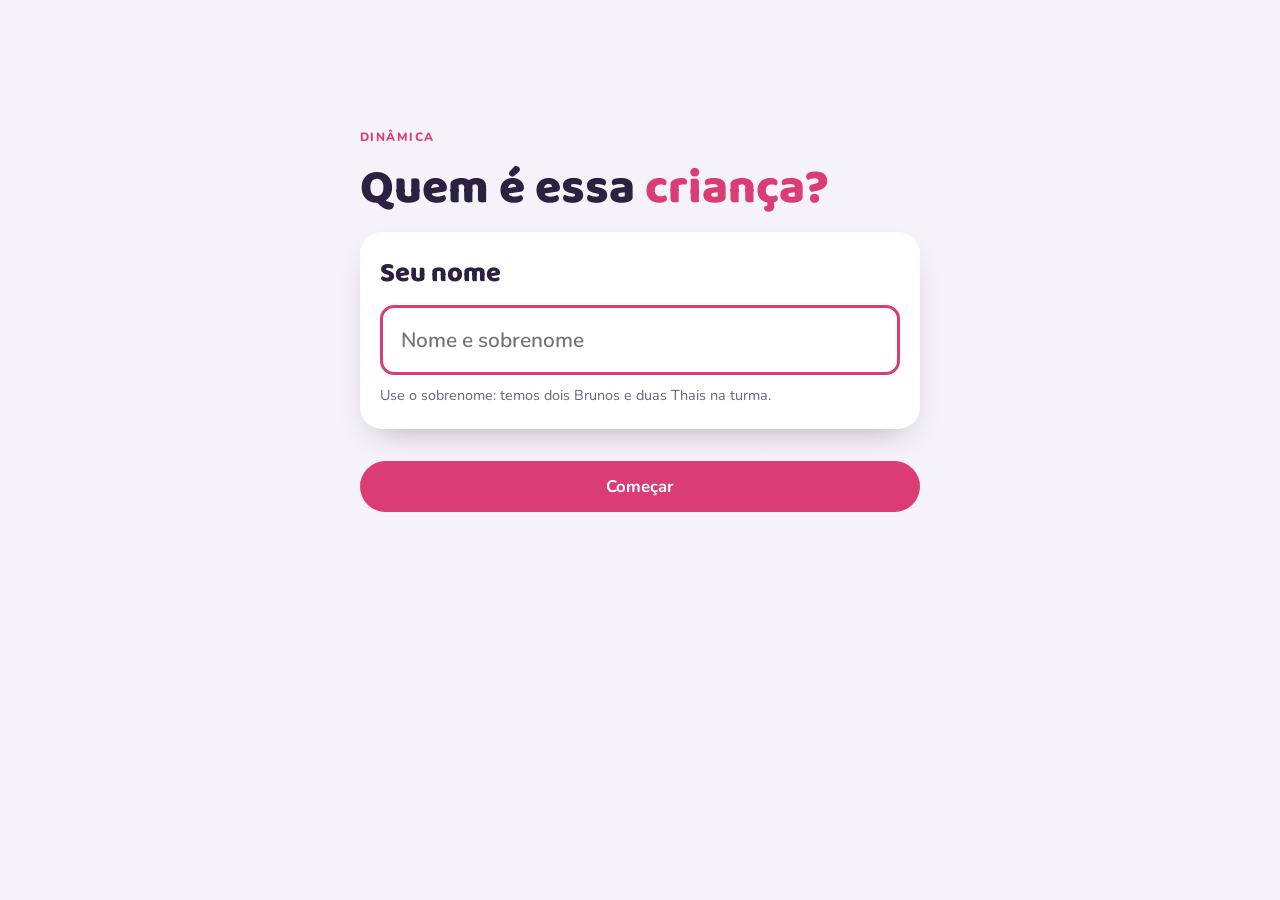
<file: index.html>
<!doctype html>
<html lang="pt-BR">
<head>
<meta charset="utf-8">
<meta name="viewport" content="width=device-width,initial-scale=1,viewport-fit=cover">
<title>Quem é essa criança?</title>
<link rel="preconnect" href="https://fonts.googleapis.com">
<link rel="stylesheet" href="https://fonts.googleapis.com/css2?family=Baloo+2:wght@500;700;800&family=Nunito:wght@400;600;700;800&display=swap">
<link rel="stylesheet" href="style.css?v=4">
<script src="config.js?v=4"></script>
<script src="lightbox.js?v=4" defer></script>
</head>
<body>
<main class="wrap" id="app"></main>

<script>
const F = QUIZ.fotos, N = QUIZ.nomes, TOTAL = F.length;
const LS = "quiz-criancas-v1";
let st = { nome: "", i: 0, resp: {}, etapa: "inicio", enviado: false };
try { const s = JSON.parse(localStorage.getItem(LS)); if (s) st = Object.assign(st, s); } catch (e) {}
const salvar = () => { try { localStorage.setItem(LS, JSON.stringify(st)); } catch (e) {} };
const app = document.getElementById("app");
// identificador deste celular: guardado no navegador e num cookie
function dispositivo() {
  let id = null;
  try { id = localStorage.getItem("quiz-criancas-disp"); } catch (e) {}
  if (!id) { const m = document.cookie.match(/(?:^|; )qcdisp=([a-f0-9-]+)/); if (m) id = m[1]; }
  if (!id) id = (crypto.randomUUID ? crypto.randomUUID() : Date.now().toString(16) + Math.random().toString(16).slice(2));
  try { localStorage.setItem("quiz-criancas-disp", id); } catch (e) {}
  document.cookie = "qcdisp=" + id + "; max-age=31536000; path=/; SameSite=Lax";
  return id;
}
const DISP = dispositivo();
const esc = s => String(s).replace(/[&<>"]/g, c => ({ "&": "&amp;", "<": "&lt;", ">": "&gt;", '"': "&quot;" }[c]));
const foto = c => "fotos/" + c + ".jpg";
const giro = i => ((i * 37) % 5 - 2) * 0.8 + "deg";
const respondidas = () => F.filter(c => st.resp[c]).length;

// pré-carrega as fotos
F.forEach(c => { const im = new Image(); im.src = foto(c); });

function render() {
  if (st.enviado) return telaFim();
  if (st.etapa !== "foto" || !st.nome) return telaInicio();
  telaFoto();
  window.scrollTo(0, 0);
}

function telaInicio() {
  app.innerHTML = `
    <div class="entrada">
      <span class="etiqueta">Dinâmica</span>
      <h1>Quem é essa <em>criança?</em></h1>
      <form id="f" class="campo-nome">
        <label for="nome">Seu nome</label>
        <input type="text" id="nome" maxlength="60" autocomplete="name" placeholder="Nome e sobrenome" value="${esc(st.nome)}" required autofocus>
        <p class="dica">Use o sobrenome: temos dois Brunos e duas Thais na turma.</p>
      </form>
    </div>
    <p class="erro" id="msgIni" hidden></p>
    <div class="nav"><button class="btn" form="f" type="submit">Começar</button></div>`;
  document.getElementById("f").addEventListener("submit", async e => {
    e.preventDefault();
    const v = document.getElementById("nome").value.trim().replace(/\s+/g, " ");
    const b = app.querySelector("button[form=f]"), msg = document.getElementById("msgIni");
    if (v.split(" ").length < 2) { msg.hidden = false; msg.textContent = "Digite seu nome e sobrenome."; return; }
    b.disabled = true; b.textContent = "Conferindo...";
    let r = "OK";
    try { r = await rpc("quiz_pode_participar", { p_nome: v, p_dispositivo: DISP }); } catch (err) {}
    b.disabled = false; b.textContent = "Começar";
    if (r === "JA_ENVIOU_CELULAR") { msg.hidden = false; msg.textContent = "Este celular já enviou respostas. Só vale uma participação por celular."; return; }
    if (r === "JA_ENVIOU_NOME") { msg.hidden = false; msg.textContent = `Já existe uma resposta com o nome "${v}". Se for outra pessoa com o mesmo nome, use também o sobrenome.`; return; }
    st.nome = v; st.etapa = "foto"; salvar(); render();
  });
}

function telaFoto() {
  const c = F[st.i], atual = st.resp[c] || "";
  const usados = {};
  Object.entries(st.resp).forEach(([k, v]) => { if (v && k !== c) usados[v] = true; });
  app.innerHTML = `
    ${st.i === 0 ? `<div class="intro"><h2>Quem é essa <em>criança?</em></h2><p class="sub">São ${TOTAL} fotos de infância da turma. Para cada foto, escolha de quem você acha que é. Quem acertar mais leva a cesta de doces. O resultado só sai no final.</p></div>` : ""}
    <div class="topo"><span class="etiqueta">Criança ${st.i + 1} de ${TOTAL}</span><span class="dica">${respondidas()} respondidas</span></div>
    <div class="progresso"><div style="width:${(respondidas() / TOTAL) * 100}%"></div></div>
    <div class="polaroid" style="--giro:${giro(st.i)}">
      <div class="moldura"><img src="${foto(c)}" alt="Foto de infância número ${st.i + 1}"></div>
      <div class="legenda ${atual ? "" : "vazia"}">${atual ? esc(atual) : "quem é?"}</div>
    </div>
    <p class="dica">Toque no nome para escolher. A escolha é definitiva: não dá para voltar nem trocar. Nomes já escolhidos ficam bloqueados.</p>
    <div class="nomes">${N.map(n => `<button type="button" class="nome ${usados[n] ? "usado" : ""}" data-n="${esc(n)}" ${usados[n] ? "disabled" : ""}>${esc(n)}</button>`).join("")}</div>
    <p class="erro" id="msg" hidden></p>
    <div class="nav" id="navEnvio" hidden>
      <button class="btn" id="reenviar">Tentar enviar de novo</button>
    </div>`;
  let travado = false;
  app.querySelectorAll(".nome:not([disabled])").forEach(b => b.addEventListener("click", () => {
    if (travado) return;
    travado = true;
    st.resp[c] = b.dataset.n;
    b.classList.add("escolhido");
    app.querySelectorAll(".nome").forEach(x => x.disabled = true);
    app.querySelector(".legenda").textContent = b.dataset.n;
    app.querySelector(".legenda").classList.remove("vazia");
    if (st.i < TOTAL - 1) { st.i++; salvar(); setTimeout(render, 350); }
    else { salvar(); enviar(); }
  }));
  // se a pessoa já escolheu a última e o envio falhou, mostra o botão de reenviar
  if (st.i === TOTAL - 1 && st.resp[c]) enviar();
  document.getElementById("reenviar").onclick = enviar;
}

async function enviar() {
  const msg = document.getElementById("msg"), nav = document.getElementById("navEnvio"), b = document.getElementById("reenviar");
  msg.hidden = false; msg.className = "dica"; msg.textContent = "Enviando suas respostas...";
  nav.hidden = true;
  try {
    await rpc("quiz_enviar", { p_nome: st.nome, p_respostas: st.resp, p_dispositivo: DISP });
    st.enviado = true; salvar(); render();
  } catch (err) {
    msg.className = "erro";
    if (/JA_ENVIOU_CELULAR/.test(err.message)) { msg.textContent = "Este celular já enviou respostas. Só vale uma participação por celular."; return; }
    if (/JA_ENVIOU_NOME/.test(err.message)) { msg.textContent = `Já existe uma resposta com o nome "${st.nome}". Se não foi você, fale com quem está organizando.`; return; }
    msg.textContent = "Não foi possível enviar. Confira a internet e toque em Tentar enviar de novo.";
    nav.hidden = false;
  }
}

function telaFim() {
  app.innerHTML = `
    <div class="fim wrap" style="padding-top:4vh">
      <span class="etiqueta">Respostas enviadas</span>
      <h1>Valeu, <em>${esc(st.nome)}</em>!</h1>
      <p class="sub">Você respondeu ${respondidas()} de ${TOTAL} fotos. O ranking e o vencedor da cesta de doces serão revelados no final da dinâmica.</p>
    </div>
    <h2>Seus palpites</h2>
    <div class="revisao">${F.map((c, i) => `<div class="mini"><img src="${foto(c)}" alt="Foto ${i + 1}"><span class="${st.resp[c] ? "" : "falta"}">${st.resp[c] ? esc(st.resp[c]) : "sem resposta"}</span></div>`).join("")}</div>`;
  window.scrollTo(0, 0);
}

render();

// se o ranking foi zerado, libera este celular para jogar de novo
if (st.enviado) {
  rpc("quiz_pode_participar", { p_nome: st.nome, p_dispositivo: DISP }).then(r => {
    if (r === "OK") {
      st = { nome: "", i: 0, resp: {}, etapa: "inicio", enviado: false };
      salvar(); render();
    }
  }).catch(() => {});
}
</script>
</body>
</html>
</file>
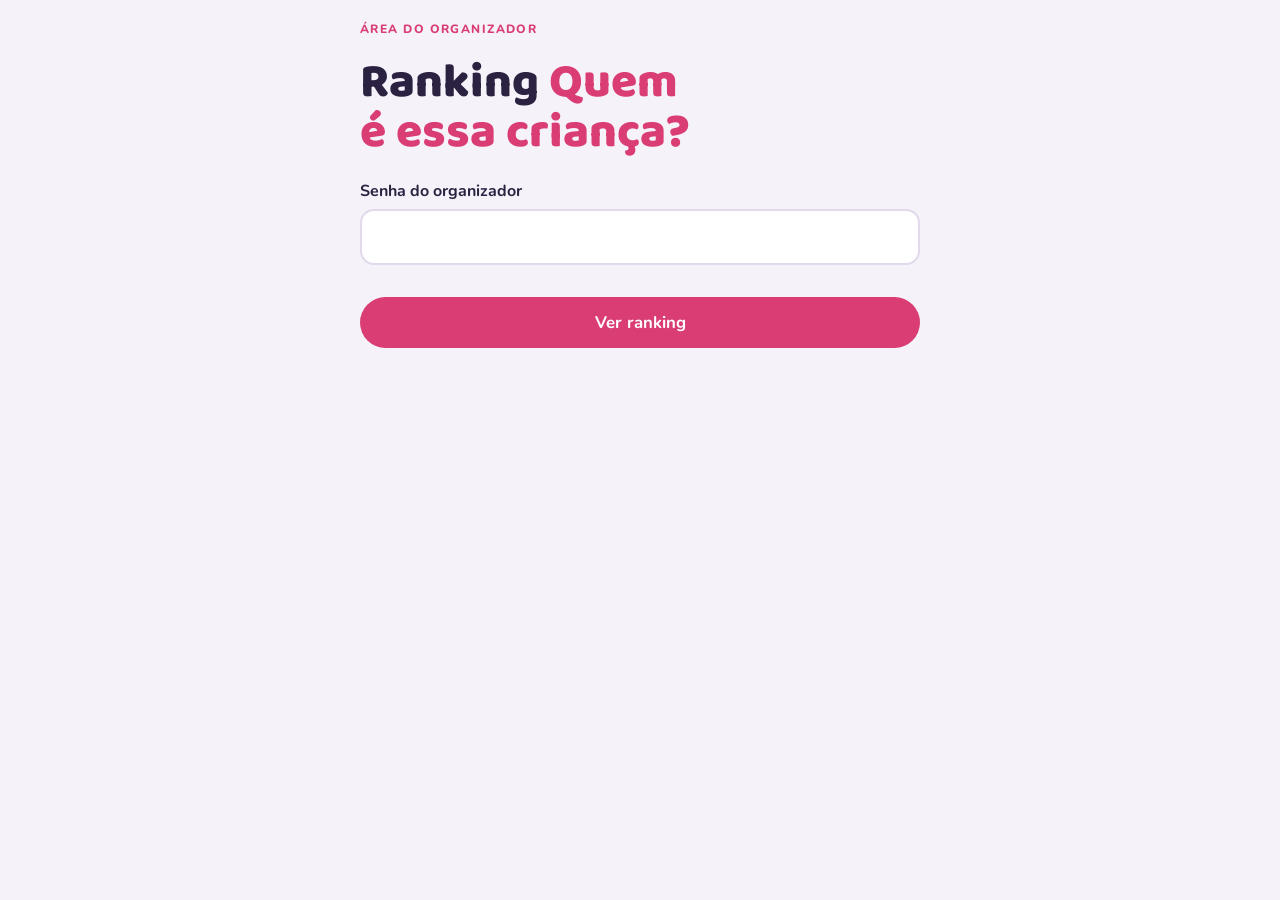
<file: ranking.html>
<!doctype html>
<html lang="pt-BR">
<head>
<meta charset="utf-8">
<meta name="viewport" content="width=device-width,initial-scale=1,viewport-fit=cover">
<meta name="robots" content="noindex">
<title>Ranking Quem é essa criança?</title>
<link rel="preconnect" href="https://fonts.googleapis.com">
<link rel="stylesheet" href="https://fonts.googleapis.com/css2?family=Baloo+2:wght@500;700;800&family=Nunito:wght@400;600;700;800&display=swap">
<link rel="stylesheet" href="style.css?v=4">
<script src="config.js?v=4"></script>
<script src="lightbox.js?v=4" defer></script>
<style>
  .rank { list-style: none; margin: 0; padding: 0; display: flex; flex-direction: column; gap: 8px; font-variant-numeric: tabular-nums; }
  .rank li { display: grid; grid-template-columns: 2.4rem 1fr auto; align-items: center; gap: 12px; background: var(--cartao); border-radius: 14px; padding: 12px 16px; }
  .rank .pos { font-family: var(--display); font-weight: 800; font-size: 1.4rem; color: var(--tinta-suave); }
  .rank .quem { font-weight: 700; min-width: 0; overflow-wrap: anywhere; }
  .rank .quem small { display: block; font-weight: 600; color: var(--tinta-suave); }
  .rank .pts { font-family: var(--display); font-weight: 800; font-size: 1.5rem; }
  .rank .pts small { font: 600 .85rem var(--texto); color: var(--tinta-suave); }
  .rank li.ouro { background: var(--bala); color: #fff; }
  .rank li.ouro .pos, .rank li.ouro small { color: #ffe3ec; }
  .acoes { display: flex; gap: 10px; flex-wrap: wrap; }
  .acoes .btn { flex: 1 1 160px; }
  .gab { display: grid; grid-template-columns: repeat(auto-fill, minmax(120px, 1fr)); gap: 14px; }
</style>
</head>
<body>
<main class="wrap" id="app">
  <span class="etiqueta">Área do organizador</span>
  <h1>Ranking <em>Quem é essa criança?</em></h1>
  <form id="f">
    <label for="senha">Senha do organizador</label>
    <input type="password" id="senha" autocomplete="current-password" required>
  </form>
  <div class="nav" style="position:static;background:none"><button class="btn" form="f" type="submit">Ver ranking</button></div>
  <p class="erro" id="msg" hidden></p>
</main>
<script>
const app = document.getElementById("app");
const esc = s => String(s).replace(/[&<>"]/g, c => ({ "&": "&amp;", "<": "&lt;", ">": "&gt;", '"': "&quot;" }[c]));
const hora = d => new Date(d).toLocaleTimeString("pt-BR", { hour: "2-digit", minute: "2-digit" });
let senha = "";

document.getElementById("f").addEventListener("submit", async e => {
  e.preventDefault();
  senha = document.getElementById("senha").value;
  const msg = document.getElementById("msg");
  try { await carregar(); }
  catch (err) { msg.hidden = false; msg.textContent = /senha/i.test(err.message) ? "Senha incorreta." : "Não foi possível carregar. Tente de novo."; }
});

async function carregar() {
  const lista = await rpc("quiz_ranking", { p_senha: senha });
  const total = QUIZ.fotos.length;
  app.innerHTML = `
    <span class="etiqueta">${lista.length} participante${lista.length === 1 ? "" : "s"}</span>
    <h1>Ranking <em>Quem é essa criança?</em></h1>
    ${lista.length ? `<p class="sub">Empate é decidido por quem enviou primeiro.</p>` : `<p class="sub">Ninguém enviou respostas ainda. Toque em Atualizar depois que a turma responder.</p>`}
    <ol class="rank">${lista.map((p, i) => `
      <li class="${i === 0 ? "ouro" : ""}">
        <span class="pos">${i + 1}º</span>
        <span class="quem">${esc(p.nome)}<small>enviou às ${hora(p.enviado_em)}</small></span>
        <span class="pts">${p.acertos}<small> / ${total}</small></span>
      </li>`).join("")}</ol>
    <div class="acoes">
      <button class="btn sec" id="atualizar">Atualizar</button>
      <button class="btn" id="revelar">Revelar quem é quem</button>
    </div>
    <div id="gab"></div>`;
  document.getElementById("atualizar").onclick = carregar;
  document.getElementById("revelar").onclick = revelar;
}

async function revelar() {
  const g = await rpc("quiz_gabarito_revelar", { p_senha: senha });
  const mapa = Object.fromEntries(g.map(x => [x.codigo, x.nome]));
  document.getElementById("gab").innerHTML = `
    <h2 style="margin-block:8px 14px">Quem é quem</h2>
    <div class="gab">${QUIZ.fotos.map((c, i) => `<div class="mini"><img src="fotos/${c}.jpg" alt="Foto ${i + 1}"><span>${esc(mapa[c] || "")}</span></div>`).join("")}</div>`;
  document.getElementById("revelar").hidden = true;
}
</script>
</body>
</html>
</file>
<file: style.css>
/* Álbum de fotos antigo: papel lilás claro, tinta ameixa, rosa-bala como destaque */
:root {
  --papel: #f6f2fa;
  --cartao: #ffffff;
  --tinta: #2b2140;
  --tinta-suave: #6b6180;
  --linha: #e2d9ec;
  --bala: #d93d74;
  --bala-escura: #b52c5d;
  --caramelo: #f2b33d;
  --ok: #1f8a5b;
  --display: "Baloo 2", "Trebuchet MS", system-ui, sans-serif;
  --texto: "Nunito", system-ui, -apple-system, "Segoe UI", sans-serif;
  color-scheme: light;
}
* { box-sizing: border-box; }
[hidden] { display: none !important; }
html, body { margin: 0; }
body {
  background: var(--papel);
  color: var(--tinta);
  font: 16px/1.5 var(--texto);
  min-height: 100vh;
  padding-left: max(16px, env(safe-area-inset-left, 0px));
  padding-right: max(16px, env(safe-area-inset-right, 0px));
  padding-block: max(20px, env(safe-area-inset-top, 0px)) max(32px, env(safe-area-inset-bottom, 0px));
}
.wrap { max-width: 560px; margin: 0 auto; display: flex; flex-direction: column; gap: 20px; }
h1, h2 { font-family: var(--display); line-height: 1.05; margin: 0; text-wrap: balance; }
h1 { font-size: clamp(2.2rem, 8vw, 3rem); font-weight: 800; }
h1 em { font-style: normal; color: var(--bala); }
h2 { font-size: 1.6rem; font-weight: 700; }
p { margin: 0; }
.sub { color: var(--tinta-suave); }
.etiqueta { font-size: .75rem; font-weight: 800; letter-spacing: .12em; text-transform: uppercase; color: var(--bala); }

.btn {
  appearance: none; border: 0; border-radius: 999px; cursor: pointer;
  font: 700 1.05rem var(--texto); padding: 14px 24px;
  background: var(--bala); color: #fff; transition: background .15s, transform .1s;
}
.btn:hover { background: var(--bala-escura); }
.btn:active { transform: scale(.98); }
.btn:disabled { opacity: .45; cursor: not-allowed; }
.btn.sec { background: transparent; color: var(--tinta); box-shadow: inset 0 0 0 2px var(--linha); }
.btn.sec:hover { background: var(--cartao); }
.btn:focus-visible, .nome:focus-visible, input:focus-visible { outline: 3px solid var(--caramelo); outline-offset: 2px; }

input[type=text], input[type=password] {
  width: 100%; font: 600 1.1rem var(--texto); color: var(--tinta);
  padding: 14px 16px; border-radius: 14px; border: 2px solid var(--linha); background: var(--cartao);
}
input:focus { border-color: var(--bala); outline: none; }
label { font-weight: 700; display: block; margin-bottom: 6px; }

/* Polaroid */
.polaroid {
  background: var(--cartao); padding: 12px 12px 14px; border-radius: 4px;
  box-shadow: 0 10px 30px -12px rgba(43,33,64,.35), 0 2px 6px rgba(43,33,64,.08);
  transform: rotate(var(--giro, -1.2deg)); align-self: center; width: min(100%, 420px);
}
.polaroid .moldura { aspect-ratio: 4 / 5; background: #efe9f4; overflow: hidden; display: grid; place-items: center; }
.polaroid img { width: 100%; height: 100%; object-fit: contain; display: block; }
.polaroid .legenda { font-family: var(--display); font-weight: 700; font-size: 1.3rem; text-align: center; padding-top: 8px; min-height: 2.1rem; }
.polaroid .legenda.vazia { color: var(--tinta-suave); font-weight: 500; }

.progresso { height: 8px; background: var(--linha); border-radius: 99px; overflow: hidden; }
.progresso > div { height: 100%; background: var(--bala); width: 0; transition: width .25s; }
.topo { display: flex; justify-content: space-between; align-items: baseline; gap: 12px; font-variant-numeric: tabular-nums; }

.nomes { display: grid; grid-template-columns: repeat(auto-fill, minmax(140px, 1fr)); gap: 8px; }
.nome {
  appearance: none; cursor: pointer; text-align: left; font: 700 .98rem var(--texto); color: var(--tinta);
  padding: 11px 12px; border-radius: 12px; border: 2px solid var(--linha); background: var(--cartao);
  display: flex; justify-content: space-between; align-items: center; gap: 6px; min-width: 0;
}
.nome:not([disabled]):hover { border-color: var(--bala); }
.nome[disabled] { cursor: default; }
.nome.usado { opacity: .55; }
.nome.usado { color: var(--tinta-suave); background: transparent; border-style: dashed; }
.nome.usado::after { content: "já escolhido"; font-size: .7rem; font-weight: 800; text-transform: uppercase; letter-spacing: .06em; }
.nome.escolhido { background: var(--bala); border-color: var(--bala); color: #fff; }
.nome.escolhido::after { content: "✓"; }
.dica { font-size: .9rem; color: var(--tinta-suave); }

.nav { display: flex; gap: 10px; position: sticky; bottom: 0; padding-block: 12px max(12px, env(safe-area-inset-bottom, 0px)); background: linear-gradient(transparent, var(--papel) 30%); }
.nav .btn { flex: 1; }

.revisao { display: grid; grid-template-columns: repeat(auto-fill, minmax(100px, 1fr)); gap: 12px; }
.mini { background: var(--cartao); padding: 6px 6px 8px; border-radius: 4px; box-shadow: 0 4px 12px -6px rgba(43,33,64,.3); border: 0; font: inherit; color: inherit; text-align: center; }
.mini img { width: 100%; aspect-ratio: 1; object-fit: cover; display: block; background: #efe9f4; }
.mini span { display: block; font-weight: 700; font-size: .85rem; padding-top: 6px; line-height: 1.2; }
.mini span.falta { color: var(--bala); }

.aviso { background: #fff4dc; border-radius: 14px; padding: 12px 14px; font-weight: 600; }
.erro { color: var(--bala-escura); font-weight: 700; }
.fim { text-align: center; align-items: center; padding-top: 10vh; }
.doce { font-size: 3.5rem; line-height: 1; }

@media (prefers-reduced-motion: reduce) { * { transition: none !important; } }

/* Tela de entrada: só o nome, em destaque */
.entrada { display: flex; flex-direction: column; gap: 18px; padding-top: 12vh; }
.campo-nome { background: var(--cartao); border-radius: 22px; padding: 22px 20px; box-shadow: 0 14px 34px -18px rgba(43,33,64,.45); display: flex; flex-direction: column; gap: 10px; }
.campo-nome label { font-family: var(--display); font-size: 1.7rem; font-weight: 800; margin: 0; }
.campo-nome input { font-size: 1.3rem; padding: 18px 18px; border-width: 3px; }
.intro { display: flex; flex-direction: column; gap: 8px; }
h2 em { font-style: normal; color: var(--bala); }

/* Foto ampliada */
.mini img { cursor: zoom-in; }
.lb { position: fixed; inset: 0; z-index: 50; background: rgba(20,14,32,.94); color: #fff; display: flex; flex-direction: column;
  padding: env(safe-area-inset-top, 0px) env(safe-area-inset-right, 0px) env(safe-area-inset-bottom, 0px) env(safe-area-inset-left, 0px); }
.lb-barra { display: flex; align-items: center; justify-content: space-between; gap: 10px; padding: 12px 16px; }
.lb-nome { font-family: var(--display); font-weight: 700; font-size: 1.4rem; min-width: 0; overflow-wrap: anywhere; }
.lb-dica { font-size: .85rem; opacity: .75; text-align: center; }
.lb-btn { appearance: none; border: 0; border-radius: 999px; background: rgba(255,255,255,.14); color: #fff; font: 700 .95rem var(--texto); padding: 10px 16px; cursor: pointer; white-space: nowrap; }
.lb-btn:hover { background: rgba(255,255,255,.24); }
.lb-btn:focus-visible { outline: 3px solid var(--caramelo); outline-offset: 2px; }
.lb-area { flex: 1; min-height: 0; overflow: hidden; display: flex; align-items: center; justify-content: center; }
.lb-area img { max-width: 100%; max-height: 100%; object-fit: contain; cursor: zoom-in; user-select: none; -webkit-user-drag: none; }
.lb.zoom .lb-area { overflow: auto; display: block; -webkit-overflow-scrolling: touch; }
.lb.zoom .lb-area img { max-width: none; max-height: none; width: 250%; height: auto; cursor: zoom-out; }
@media (min-width: 700px) { .lb.zoom .lb-area img { width: auto; height: 250%; } }
</file>
